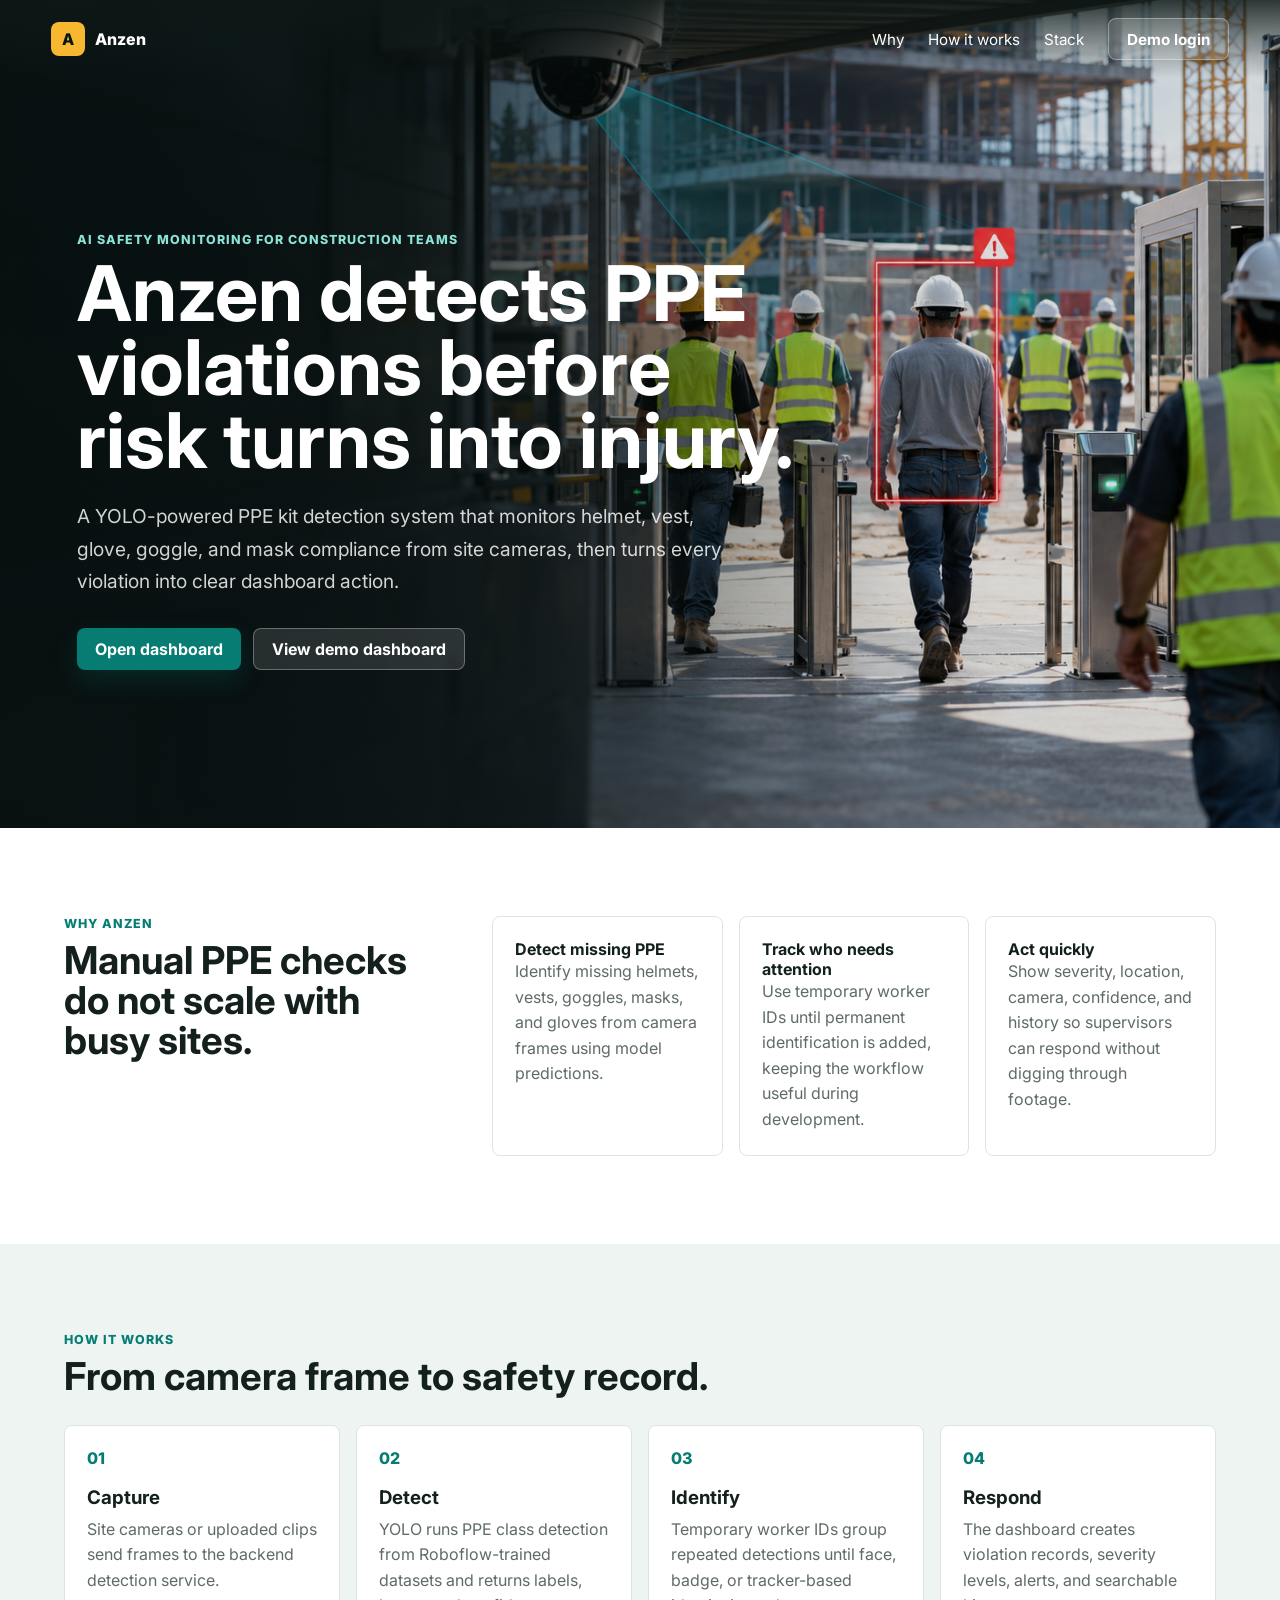
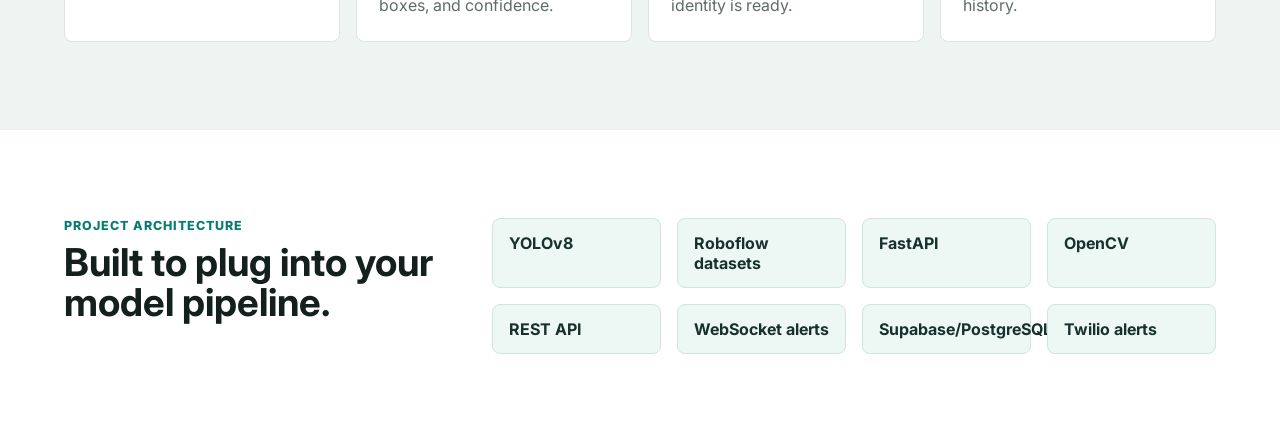
<file: index.html>
<!doctype html>
<html lang="en">
  <head>
    <meta charset="UTF-8" />
    <meta name="viewport" content="width=device-width, initial-scale=1.0" />
    <title>Anzen | PPE Kit Detection</title>
    <link rel="preconnect" href="https://fonts.googleapis.com" />
    <link rel="preconnect" href="https://fonts.gstatic.com" crossorigin />
    <link href="https://fonts.googleapis.com/css2?family=Inter:wght@400;500;600;700;800&display=swap" rel="stylesheet" />
    <link rel="stylesheet" href="styles.css" />
  </head>
  <body>
    <header class="site-header" id="top">
      <a class="brand" href="#top" aria-label="Anzen home">
        <span class="brand-mark">A</span>
        <span>Anzen</span>
      </a>
      <nav class="main-nav" aria-label="Primary navigation">
        <a href="#why">Why</a>
        <a href="#workflow">How it works</a>
        <a href="#stack">Stack</a>
        <button class="nav-login" type="button" data-open-login>Demo login</button>
      </nav>
    </header>

    <main>
      <section class="hero" aria-labelledby="hero-title">
        <img class="hero-image" src="assets/anzen-hero.png" alt="Construction site entrance monitored by an AI safety camera" />
        <div class="hero-overlay"></div>
        <div class="hero-content">
          <p class="eyebrow">AI safety monitoring for construction teams</p>
          <h1 id="hero-title">Anzen detects PPE violations before risk turns into injury.</h1>
          <p class="hero-copy">
            A YOLO-powered PPE kit detection system that monitors helmet, vest, glove, goggle, and mask compliance from site cameras, then turns every violation into clear dashboard action.
          </p>
          <div class="hero-actions">
            <button class="primary-btn" type="button" data-open-login>Open dashboard</button>
            <button class="secondary-btn" type="button" data-open-login>View demo dashboard</button>
          </div>
        </div>
      </section>

      <section class="section intro" id="why">
        <div>
          <p class="section-kicker">Why Anzen</p>
          <h2>Manual PPE checks do not scale with busy sites.</h2>
        </div>
        <div class="intro-grid">
          <article>
            <strong>Detect missing PPE</strong>
            <p>Identify missing helmets, vests, goggles, masks, and gloves from camera frames using model predictions.</p>
          </article>
          <article>
            <strong>Track who needs attention</strong>
            <p>Use temporary worker IDs until permanent identification is added, keeping the workflow useful during development.</p>
          </article>
          <article>
            <strong>Act quickly</strong>
            <p>Show severity, location, camera, confidence, and history so supervisors can respond without digging through footage.</p>
          </article>
        </div>
      </section>

      <section class="section workflow" id="workflow">
        <div class="section-heading">
          <p class="section-kicker">How it works</p>
          <h2>From camera frame to safety record.</h2>
        </div>
        <div class="steps">
          <article>
            <span>01</span>
            <h3>Capture</h3>
            <p>Site cameras or uploaded clips send frames to the backend detection service.</p>
          </article>
          <article>
            <span>02</span>
            <h3>Detect</h3>
            <p>YOLO runs PPE class detection from Roboflow-trained datasets and returns labels, boxes, and confidence.</p>
          </article>
          <article>
            <span>03</span>
            <h3>Identify</h3>
            <p>Temporary worker IDs group repeated detections until face, badge, or tracker-based identity is ready.</p>
          </article>
          <article>
            <span>04</span>
            <h3>Respond</h3>
            <p>The dashboard creates violation records, severity levels, alerts, and searchable history.</p>
          </article>
        </div>
      </section>

      <section class="section stack" id="stack">
        <div>
          <p class="section-kicker">Project architecture</p>
          <h2>Built to plug into your model pipeline.</h2>
        </div>
        <div class="stack-list">
          <span>YOLOv8</span>
          <span>Roboflow datasets</span>
          <span>FastAPI</span>
          <span>OpenCV</span>
          <span>REST API</span>
          <span>WebSocket alerts</span>
          <span>Supabase/PostgreSQL</span>
          <span>Twilio alerts</span>
        </div>
      </section>
    </main>

    <dialog class="login-modal" id="loginDialog">
      <form method="dialog" class="login-card">
        <button class="close-btn" value="close" aria-label="Close login">x</button>
        <span class="brand-mark">A</span>
        <h2>Open Anzen demo</h2>
        <p>Use quick login to enter the supervisor dashboard with sample PPE violation data.</p>
        <label>
          Email
          <input type="email" value="supervisor@anzen.demo" />
        </label>
        <label>
          Password
          <input type="password" value="anzen-demo" />
        </label>
        <button class="primary-btn" type="button" id="quickLogin">Quick login</button>
      </form>
    </dialog>

    <script src="app.js"></script>
  </body>
</html>
</file>
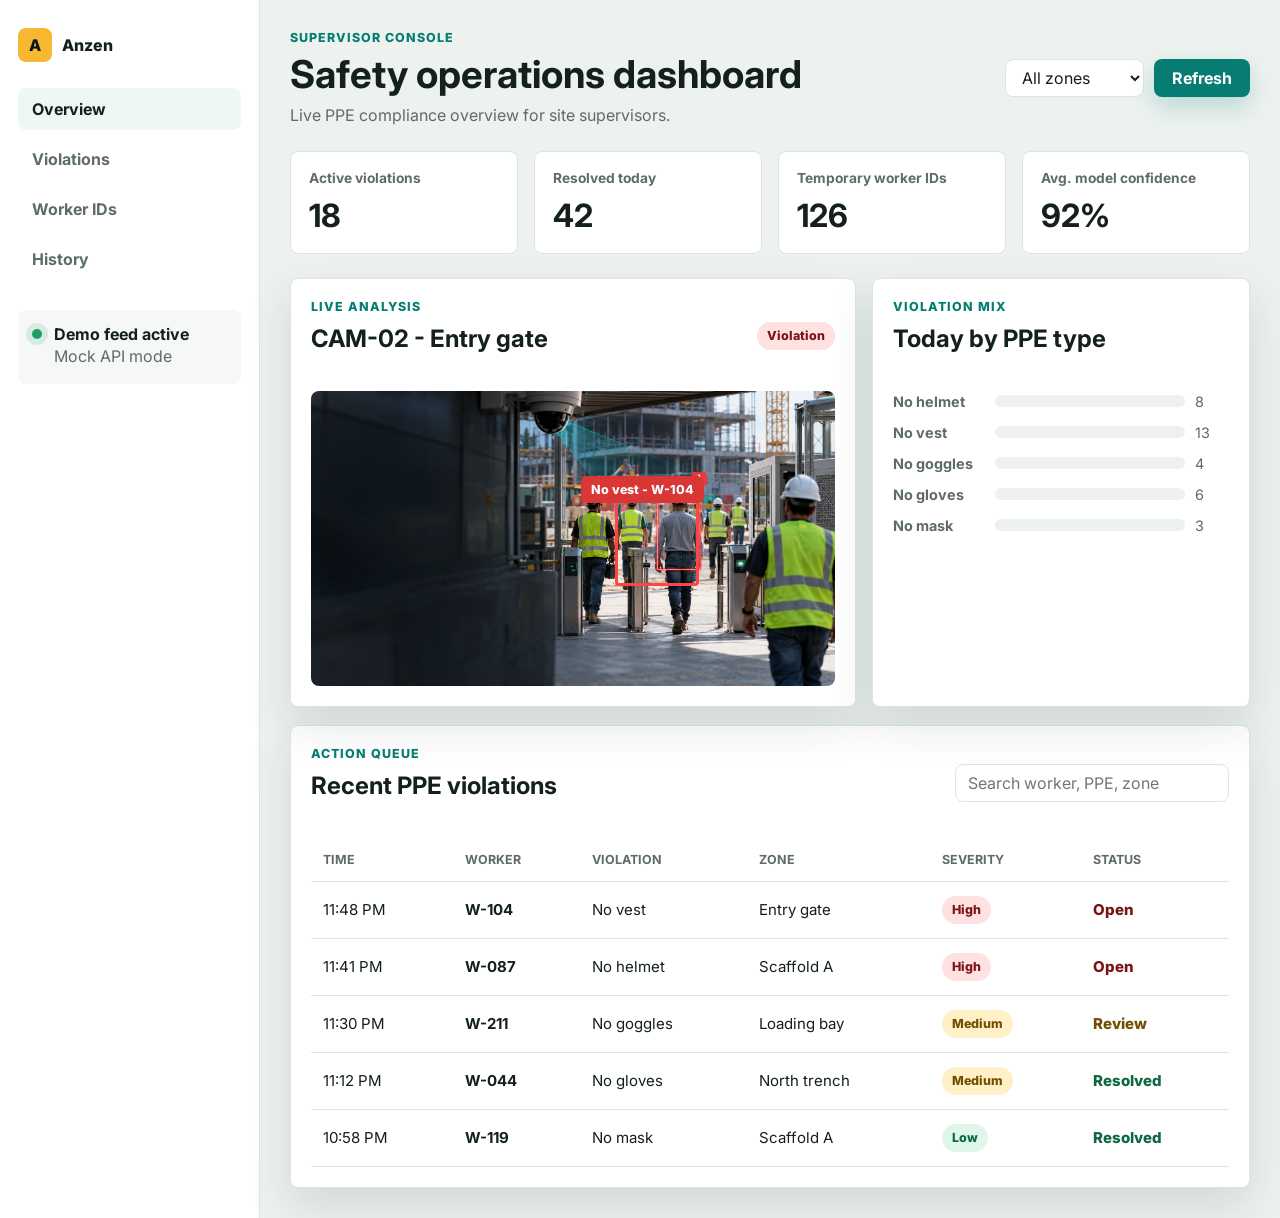
<file: dashboard.html>
<!doctype html>
<html lang="en">
  <head>
    <meta charset="UTF-8" />
    <meta name="viewport" content="width=device-width, initial-scale=1.0" />
    <title>Anzen Dashboard | PPE Kit Detection</title>
    <link rel="preconnect" href="https://fonts.googleapis.com" />
    <link rel="preconnect" href="https://fonts.gstatic.com" crossorigin />
    <link href="https://fonts.googleapis.com/css2?family=Inter:wght@400;500;600;700;800&display=swap" rel="stylesheet" />
    <link rel="stylesheet" href="styles.css" />
  </head>
  <body class="dashboard-page">
    <section class="dashboard-shell app-shell" aria-label="Anzen dashboard">
      <aside class="sidebar">
        <a class="brand compact" href="index.html">
          <span class="brand-mark">A</span>
          <span>Anzen</span>
        </a>
        <nav aria-label="Dashboard navigation">
          <button class="side-link active" type="button" data-view="overview">Overview</button>
          <button class="side-link" type="button" data-view="violations">Violations</button>
          <button class="side-link" type="button" data-view="workers">Worker IDs</button>
          <button class="side-link" type="button" data-view="history">History</button>
        </nav>
        <div class="system-card">
          <span class="live-dot"></span>
          <div>
            <strong>Demo feed active</strong>
            <p>Mock API mode</p>
          </div>
        </div>
      </aside>

      <main class="dashboard-main">
        <div class="dashboard-topbar">
          <div>
            <p class="section-kicker" id="viewKicker">Supervisor console</p>
            <h1 id="viewTitle">Safety operations dashboard</h1>
            <p class="view-summary" id="viewSummary">Live PPE compliance overview for site supervisors.</p>
          </div>
          <div class="topbar-actions">
            <select id="zoneFilter" aria-label="Filter by zone">
              <option value="all">All zones</option>
            </select>
            <button class="primary-btn small" type="button" data-refresh>Refresh</button>
          </div>
        </div>

        <div class="metric-grid" id="metrics"></div>

        <section class="dashboard-grid" id="overviewPanels" aria-label="Overview panels">
          <article class="panel camera-panel">
            <div class="panel-head">
              <div>
                <p class="section-kicker">Live analysis</p>
                <h2 id="cameraTitle">Camera 02 - Entry gate</h2>
              </div>
              <span class="status-pill critical" id="cameraStatus">Violation</span>
            </div>
            <div class="feed">
              <img src="assets/anzen-hero.png" alt="Demo detection camera frame" />
              <div class="detection-box vest"></div>
              <div class="detection-label" id="detectionLabel">No vest - W-104</div>
            </div>
          </article>

          <article class="panel">
            <div class="panel-head">
              <div>
                <p class="section-kicker">Violation mix</p>
                <h2>Today by PPE type</h2>
              </div>
            </div>
            <div class="chart" id="violationChart"></div>
          </article>
        </section>

        <section class="worker-grid" id="workerPanels" hidden aria-label="Worker identification">
          <article class="panel worker-card">
            <p class="section-kicker">Most flagged ID</p>
            <h2 id="mostFlaggedId">W-104</h2>
            <p id="mostFlaggedCopy">Temporary identity grouped across Entry gate detections.</p>
          </article>
          <article class="panel worker-card">
            <p class="section-kicker">Repeat risk</p>
            <h2 id="repeatRiskCount">4 workers</h2>
            <p id="repeatRiskCopy">Workers with two or more PPE events in the current shift.</p>
          </article>
          <article class="panel worker-card">
            <p class="section-kicker">Identity mode</p>
            <h2>Temporary IDs</h2>
            <p>Ready to replace later with badge, face, or tracker based identification.</p>
          </article>
        </section>

        <article class="panel table-panel">
          <div class="panel-head">
            <div>
              <p class="section-kicker" id="tableKicker">Action queue</p>
              <h2 id="tableTitle">Recent PPE violations</h2>
            </div>
            <input id="searchInput" type="search" placeholder="Search worker, PPE, zone" aria-label="Search violations" />
          </div>
          <div class="table-wrap">
            <table>
              <thead>
                <tr>
                  <th>Time</th>
                  <th>Worker</th>
                  <th>Violation</th>
                  <th>Zone</th>
                  <th>Severity</th>
                  <th>Status</th>
                </tr>
              </thead>
              <tbody id="violationRows"></tbody>
            </table>
          </div>
        </article>
      </main>
    </section>

    <script src="app.js"></script>
  </body>
</html>
</file>
<file: styles.css>
:root {
  --bg: #f6f8f7;
  --ink: #13201d;
  --muted: #5e6b66;
  --panel: #ffffff;
  --line: #dce5e1;
  --teal: #067c73;
  --teal-dark: #075f59;
  --amber: #f7b731;
  --red: #d93636;
  --green: #1f9d62;
  --steel: #26343b;
  --shadow: 0 18px 45px rgba(15, 31, 28, 0.12);
}

* {
  box-sizing: border-box;
}

html {
  scroll-behavior: smooth;
}

body {
  margin: 0;
  font-family: Inter, Arial, sans-serif;
  color: var(--ink);
  background: var(--bg);
  overflow-x: hidden;
}

button,
input,
select {
  font: inherit;
}

a {
  color: inherit;
  text-decoration: none;
}

.site-header {
  position: absolute;
  inset: 0 0 auto 0;
  z-index: 20;
  display: flex;
  align-items: center;
  justify-content: space-between;
  padding: 18px clamp(18px, 4vw, 56px);
  color: white;
  background: linear-gradient(180deg, rgba(13, 24, 22, 0.84), rgba(13, 24, 22, 0));
}

.brand {
  display: inline-flex;
  align-items: center;
  gap: 10px;
  font-weight: 800;
  letter-spacing: 0;
}

.brand.compact {
  color: var(--ink);
  margin-bottom: 26px;
}

.brand-mark {
  display: inline-grid;
  place-items: center;
  width: 34px;
  height: 34px;
  border-radius: 8px;
  color: #071614;
  background: var(--amber);
  font-weight: 800;
}

.main-nav {
  display: flex;
  align-items: center;
  gap: 24px;
  font-size: 0.95rem;
}

.nav-login,
.secondary-btn,
.primary-btn {
  border: 0;
  border-radius: 8px;
  min-height: 42px;
  padding: 0 18px;
  cursor: pointer;
  font-weight: 700;
}

.nav-login {
  color: white;
  background: rgba(255, 255, 255, 0.16);
  border: 1px solid rgba(255, 255, 255, 0.32);
}

.primary-btn {
  color: white;
  background: var(--teal);
  box-shadow: 0 10px 24px rgba(6, 124, 115, 0.22);
}

.primary-btn:hover {
  background: var(--teal-dark);
}

.primary-btn.small {
  min-height: 38px;
}

.secondary-btn {
  display: inline-flex;
  align-items: center;
  color: white;
  background: rgba(255, 255, 255, 0.12);
  border: 1px solid rgba(255, 255, 255, 0.3);
}

.hero {
  position: relative;
  min-height: 92vh;
  display: grid;
  align-items: center;
  overflow: hidden;
}

.hero-image,
.hero-overlay {
  position: absolute;
  inset: 0;
  width: 100%;
  height: 100%;
}

.hero-image {
  object-fit: cover;
}

.hero-overlay {
  background: linear-gradient(90deg, rgba(7, 16, 15, 0.9) 0%, rgba(7, 16, 15, 0.72) 32%, rgba(7, 16, 15, 0.14) 72%);
}

.hero-content {
  position: relative;
  z-index: 2;
  width: min(720px, calc(100% - 36px));
  margin-left: clamp(18px, 6vw, 86px);
  padding-top: 74px;
  color: white;
}

.eyebrow,
.section-kicker {
  margin: 0 0 10px;
  color: var(--teal);
  font-size: 0.78rem;
  font-weight: 800;
  letter-spacing: 0.08em;
  text-transform: uppercase;
}

.hero .eyebrow {
  color: #8be2d6;
}

h1,
h2,
h3,
p {
  margin-top: 0;
}

h1 {
  margin-bottom: 22px;
  font-size: clamp(2.7rem, 6vw, 5.8rem);
  line-height: 0.96;
  letter-spacing: 0;
  max-width: 850px;
}

.hero-copy {
  max-width: 660px;
  color: rgba(255, 255, 255, 0.82);
  font-size: clamp(1rem, 1.5vw, 1.2rem);
  line-height: 1.7;
}

.hero-actions {
  display: flex;
  flex-wrap: wrap;
  gap: 12px;
  margin-top: 30px;
}

.section {
  padding: 88px clamp(18px, 5vw, 72px);
}

.intro,
.stack {
  display: grid;
  grid-template-columns: minmax(240px, 0.7fr) 1.3fr;
  gap: 38px;
  align-items: start;
  background: white;
}

.section h2,
.dashboard-topbar h2 {
  margin-bottom: 0;
  font-size: clamp(2rem, 3vw, 3.3rem);
  line-height: 1.04;
  letter-spacing: 0;
}

.intro-grid,
.steps,
.stack-list,
.metric-grid,
.dashboard-grid {
  display: grid;
  gap: 16px;
}

.intro-grid {
  grid-template-columns: repeat(3, minmax(0, 1fr));
}

.intro-grid article,
.steps article,
.metric,
.panel {
  background: var(--panel);
  border: 1px solid var(--line);
  border-radius: 8px;
}

.intro-grid article,
.steps article {
  padding: 22px;
}

.intro-grid p,
.steps p,
.system-card p {
  margin-bottom: 0;
  color: var(--muted);
  line-height: 1.6;
}

.workflow {
  background: #eef4f1;
}

.section-heading {
  max-width: 680px;
  margin-bottom: 28px;
}

.steps {
  grid-template-columns: repeat(4, minmax(0, 1fr));
}

.steps span {
  display: block;
  color: var(--teal);
  font-weight: 800;
  margin-bottom: 18px;
}

.steps h3 {
  margin-bottom: 8px;
}

.stack-list {
  grid-template-columns: repeat(4, minmax(0, 1fr));
}

.stack-list span {
  padding: 14px 16px;
  color: #17312d;
  background: #edf7f4;
  border: 1px solid #cde6df;
  border-radius: 8px;
  font-weight: 700;
}

.dashboard-shell {
  display: grid;
  grid-template-columns: 260px minmax(0, 1fr);
  gap: 0;
  min-height: 100vh;
  background: #edf2ef;
  border-top: 1px solid var(--line);
}

.dashboard-page {
  background: #edf2ef;
}

.app-shell {
  border-top: 0;
}

.sidebar {
  padding: 28px 18px;
  background: #ffffff;
  border-right: 1px solid var(--line);
}

.sidebar nav {
  display: grid;
  gap: 8px;
}

.side-link {
  min-height: 42px;
  border: 0;
  border-radius: 8px;
  padding: 0 14px;
  color: var(--muted);
  background: transparent;
  text-align: left;
  cursor: pointer;
  font-weight: 700;
}

.side-link.active,
.side-link:hover {
  color: var(--ink);
  background: #edf7f4;
}

.system-card {
  display: flex;
  gap: 12px;
  margin-top: 30px;
  padding: 14px;
  border-radius: 8px;
  background: #f6f8f7;
}

.live-dot {
  width: 10px;
  height: 10px;
  margin-top: 5px;
  border-radius: 50%;
  background: var(--green);
  box-shadow: 0 0 0 6px rgba(31, 157, 98, 0.14);
}

.dashboard-main {
  padding: 30px;
  min-width: 0;
}

.dashboard-topbar h1 {
  margin-bottom: 8px;
  font-size: clamp(2rem, 3vw, 3.3rem);
  line-height: 1.04;
}

.view-summary {
  max-width: 680px;
  margin-bottom: 0;
  color: var(--muted);
  line-height: 1.5;
}

.dashboard-topbar,
.panel-head {
  display: flex;
  justify-content: space-between;
  gap: 20px;
  align-items: center;
}

.topbar-actions {
  display: flex;
  gap: 10px;
  align-items: center;
}

select,
input {
  min-height: 38px;
  border: 1px solid var(--line);
  border-radius: 8px;
  padding: 0 12px;
  color: var(--ink);
  background: white;
}

.metric-grid {
  grid-template-columns: repeat(4, minmax(0, 1fr));
  margin: 24px 0;
}

.metric {
  padding: 18px;
}

.metric span {
  display: block;
  color: var(--muted);
  font-size: 0.86rem;
  font-weight: 700;
}

.metric strong {
  display: block;
  margin-top: 10px;
  font-size: 2rem;
}

.dashboard-grid {
  grid-template-columns: minmax(280px, 1.2fr) minmax(260px, 0.8fr);
  margin-bottom: 18px;
}

.worker-grid {
  display: grid;
  grid-template-columns: repeat(3, minmax(0, 1fr));
  gap: 16px;
  margin-bottom: 18px;
}

.worker-grid[hidden],
.dashboard-grid[hidden] {
  display: none;
}

.worker-card p:last-child {
  margin-bottom: 0;
  color: var(--muted);
  line-height: 1.6;
}

.panel {
  padding: 20px;
  min-width: 0;
  box-shadow: var(--shadow);
}

.panel h3 {
  margin-bottom: 0;
}

.status-pill {
  display: inline-flex;
  align-items: center;
  min-height: 28px;
  padding: 0 10px;
  border-radius: 999px;
  font-size: 0.78rem;
  font-weight: 800;
}

.status-pill.critical,
.severity-high {
  color: #7a1515;
  background: #ffe1e1;
}

.severity-medium {
  color: #705000;
  background: #fff0c7;
}

.severity-low {
  color: #0d6842;
  background: #dff6eb;
}

.feed {
  position: relative;
  margin-top: 18px;
  overflow: hidden;
  border-radius: 8px;
  aspect-ratio: 16 / 9;
  background: #0d1716;
}

.feed img {
  width: 100%;
  height: 100%;
  object-fit: cover;
}

.detection-box {
  position: absolute;
  right: 26%;
  top: 34%;
  width: 16%;
  height: 32%;
  border: 3px solid #ff4444;
  border-radius: 4px;
  box-shadow: 0 0 0 999px rgba(0, 0, 0, 0.02);
}

.detection-label {
  position: absolute;
  right: 25%;
  top: 29%;
  padding: 6px 10px;
  border-radius: 6px;
  color: white;
  background: #d93636;
  font-size: 0.78rem;
  font-weight: 800;
}

.chart {
  display: grid;
  gap: 14px;
  margin-top: 20px;
}

.empty-state {
  margin-bottom: 0;
  color: var(--muted);
}

.bar-row {
  display: grid;
  grid-template-columns: 92px 1fr 34px;
  align-items: center;
  gap: 10px;
  color: var(--muted);
  font-size: 0.9rem;
}

.bar-track {
  height: 12px;
  border-radius: 999px;
  background: #edf2ef;
  overflow: hidden;
}

.bar-fill {
  height: 100%;
  border-radius: inherit;
  background: var(--teal);
}

.table-panel {
  overflow: hidden;
  box-shadow: var(--shadow);
}

.table-wrap {
  width: 100%;
  overflow-x: auto;
  margin-top: 18px;
}

table {
  width: 100%;
  min-width: 760px;
  border-collapse: collapse;
}

th,
td {
  padding: 14px 12px;
  border-bottom: 1px solid var(--line);
  text-align: left;
  vertical-align: middle;
}

th {
  color: var(--muted);
  font-size: 0.78rem;
  text-transform: uppercase;
}

td {
  font-size: 0.94rem;
}

.status-open {
  color: #7a1515;
  font-weight: 800;
}

.status-review {
  color: #705000;
  font-weight: 800;
}

.status-resolved {
  color: #0d6842;
  font-weight: 800;
}

.login-modal {
  width: min(440px, calc(100% - 32px));
  border: 0;
  border-radius: 8px;
  padding: 0;
  box-shadow: 0 28px 90px rgba(0, 0, 0, 0.28);
}

.login-modal::backdrop {
  background: rgba(8, 18, 16, 0.62);
}

.login-card {
  position: relative;
  display: grid;
  gap: 16px;
  padding: 30px;
}

.login-card h2 {
  margin-bottom: 0;
}

.login-card p {
  color: var(--muted);
  line-height: 1.55;
}

.login-card label {
  display: grid;
  gap: 7px;
  color: var(--muted);
  font-size: 0.86rem;
  font-weight: 700;
}

.close-btn {
  position: absolute;
  top: 14px;
  right: 14px;
  width: 34px;
  height: 34px;
  border: 1px solid var(--line);
  border-radius: 8px;
  background: white;
  cursor: pointer;
}

@media (max-width: 980px) {
  .intro,
  .stack,
  .dashboard-shell {
    grid-template-columns: 1fr;
  }

  .intro-grid,
  .steps,
  .stack-list,
  .metric-grid,
  .dashboard-grid,
  .worker-grid {
    grid-template-columns: repeat(2, minmax(0, 1fr));
  }

  .sidebar {
    border-right: 0;
    border-bottom: 1px solid var(--line);
  }

  .sidebar nav {
    grid-template-columns: repeat(4, minmax(0, 1fr));
  }

  .system-card {
    display: none;
  }
}

@media (max-width: 680px) {
  .main-nav a {
    display: none;
  }

  .hero {
    min-height: 86vh;
  }

  .hero-overlay {
    background: linear-gradient(180deg, rgba(7, 16, 15, 0.82), rgba(7, 16, 15, 0.76));
  }

  .hero-content {
    margin: 0 18px;
    width: auto;
  }

  .intro-grid,
  .steps,
  .stack-list,
  .metric-grid,
  .dashboard-grid,
  .worker-grid,
  .sidebar nav {
    grid-template-columns: 1fr;
  }

  .dashboard-main {
    padding: 18px;
  }

  .dashboard-topbar,
  .panel-head {
    align-items: stretch;
    flex-direction: column;
  }

  .topbar-actions {
    align-items: stretch;
    flex-direction: column;
  }
}
</file>
